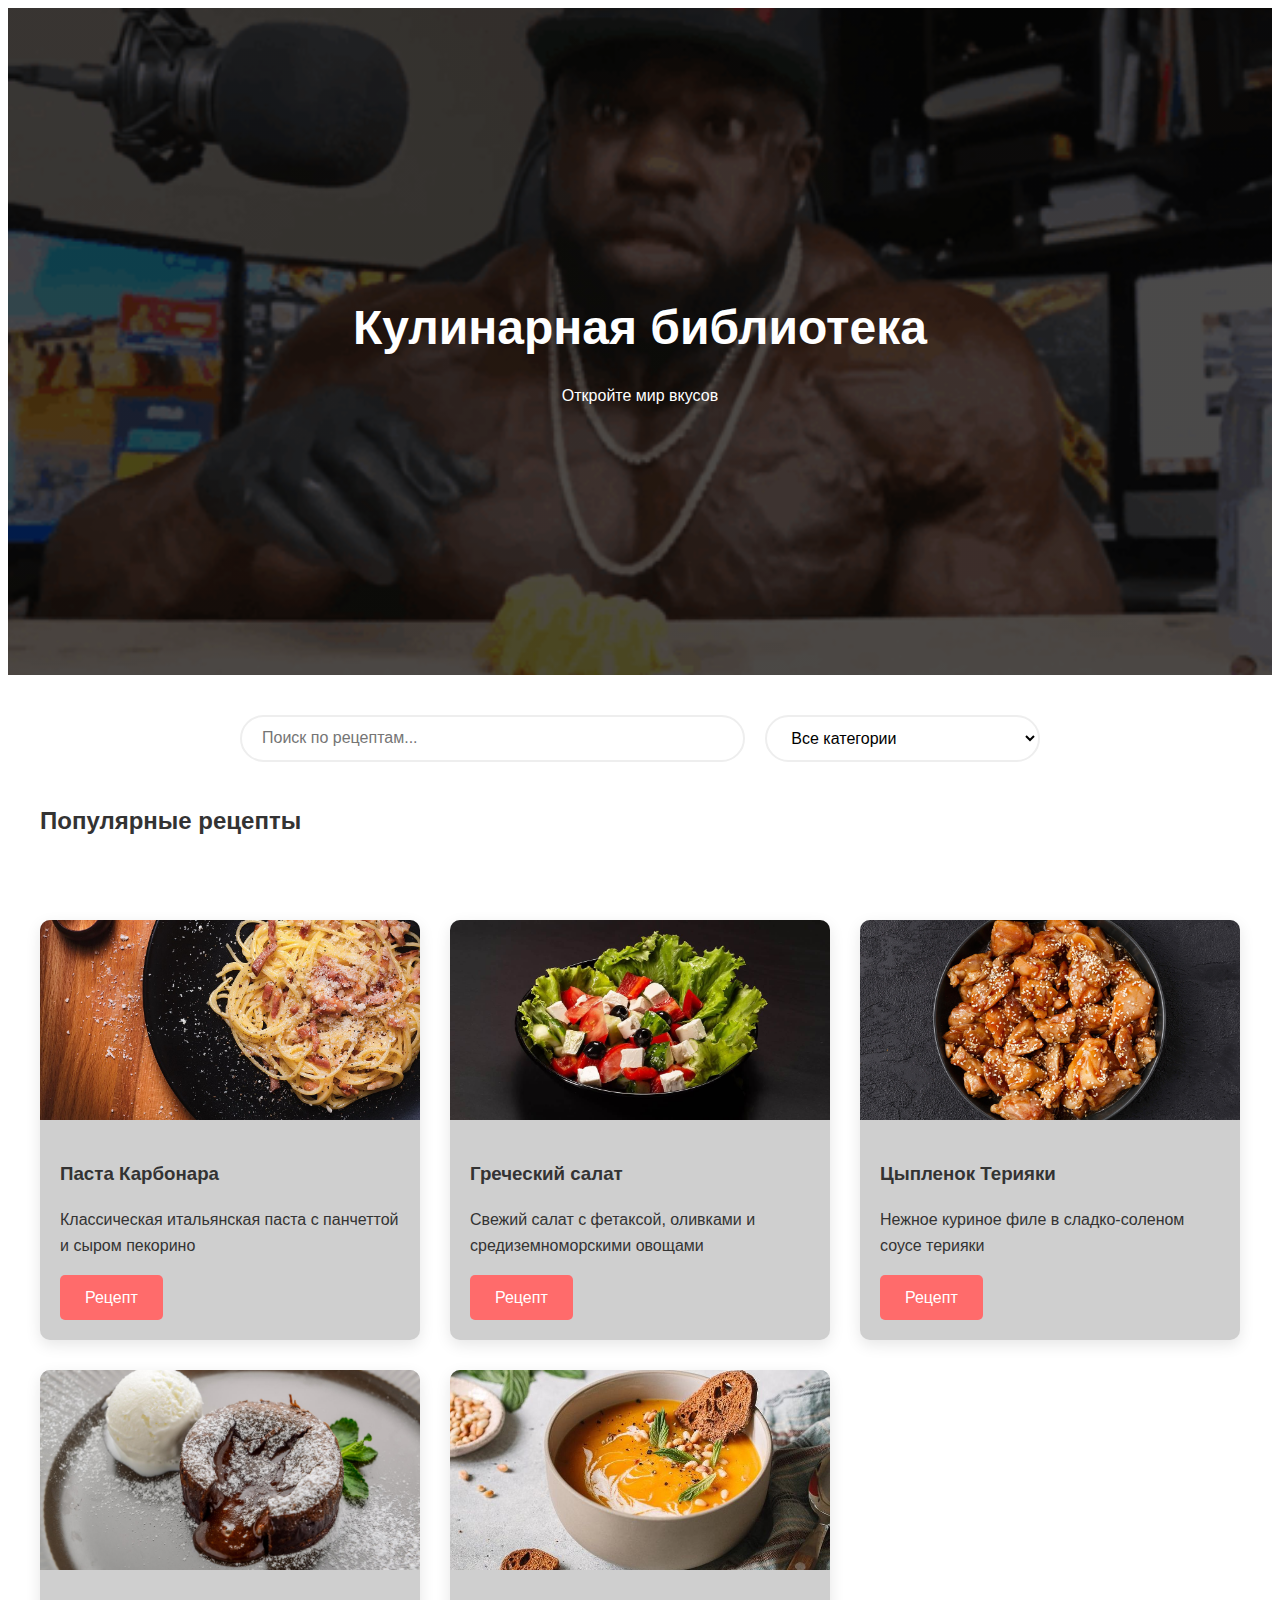
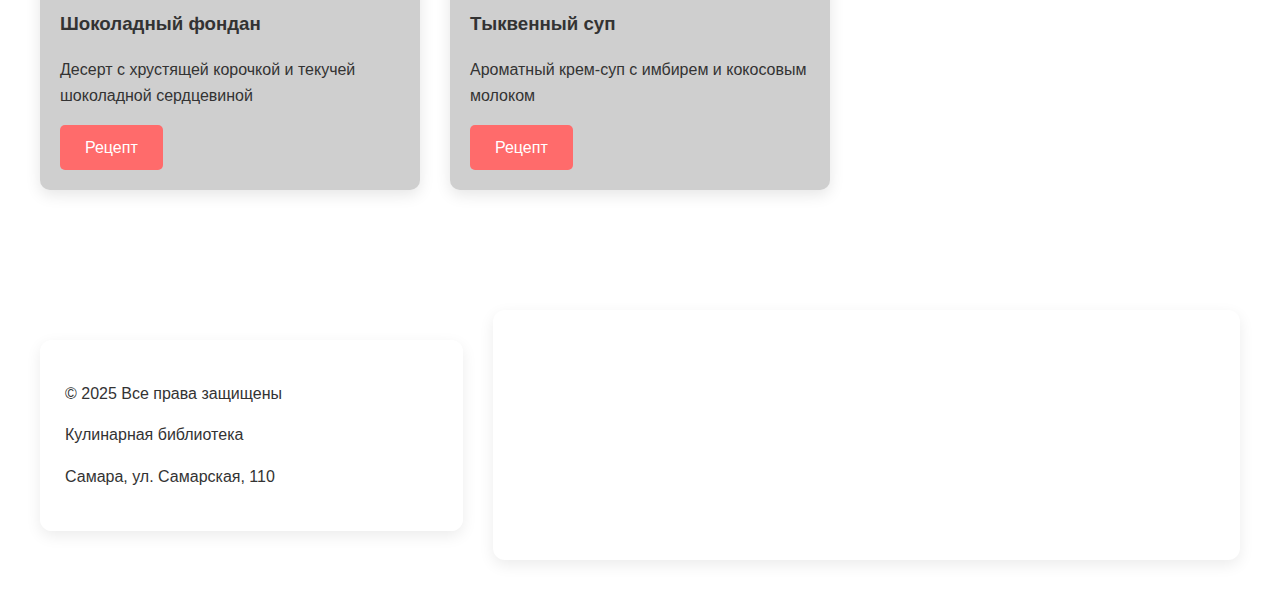
<file: j/index.html>
﻿<html>
<head>
    <title>Главная - Кулинарная библиотека</title>
    <link rel="stylesheet" href="css/style.css">
</head>
<body>
    <header class="header">
        <div class="container">
		
            <h1 class="logo">Кулинарная библиотека</h1>
            <p class="slogan">Откройте мир вкусов</p>
        </div>
    </header>

    <main class="main-content">
        <div class="container">
          <div class="filter-section">
            <div class="search-filter-container">
                <input 
                    type="text" 
                    class="search-input" 
                    placeholder="Поиск по рецептам..."
                    id="searchInput"
                >
                <select class="category-filter" id="categoryFilter">
                    <option value="all">Все категории</option>
                    <option value="паста">Паста</option>
                    <option value="салат">Салаты</option>
                    <option value="курица">Курица</option>
                    <option value="десерт">Десерты</option>
                    <option value="суп">Супы</option>
                </select>
            </div>
        </div>

            <h2 class="section-title">Популярные рецепты</h2>
            <div class="recipe-grid">
               <div class="recipe-grid">
    <!-- Паста Карбонара -->
    <article class="recipe-card" data-category="паста" data-title="паста карбонара">
        <img src="images/carbonara.jpg" alt="Паста Карбонара" class="recipe-image">
        <div class="recipe-content">
            <h3>Паста Карбонара</h3>
            <p>Классическая итальянская паста с панчеттой и сыром пекорино</p>
            <a href="recipes/pasta-carbonara.html" class="btn">Рецепт</a>	
        </div>
    </article>

    <!-- Греческий салат -->
    <article class="recipe-card" data-category="салат" data-title="греческий салат">
        <img src="images/salad.jpg" alt="Греческий салат" class="recipe-image">
        <div class="recipe-content">
            <h3>Греческий салат</h3>
            <p>Свежий салат с фетаксой, оливками и средиземноморскими овощами</p>
            <a href="recipes/greek-salad.html" class="btn">Рецепт</a>
        </div>
    </article>

    <!-- Цыпленок Терияки -->
    <article class="recipe-card" data-category="цыпленок" data-title="цыпленок терияки">
        <img src="images/teriyaki.jpg" alt="Цыпленок Терияки" class="recipe-image">
        <div class="recipe-content">
            <h3>Цыпленок Терияки</h3>
            <p>Нежное куриное филе в сладко-соленом соусе терияки</p>
            <a href="recipes/chicken-teriyaki.html" class="btn">Рецепт</a>
        </div>
    </article>

    <!-- Шоколадный фондан -->
    <article class="recipe-card" data-category="фондан" data-title="шоколадный фондан">
        <img src="images/fondant.jpg" alt="Шоколадный фондан" class="recipe-image">
        <div class="recipe-content">
            <h3>Шоколадный фондан</h3>
            <p>Десерт с хрустящей корочкой и текучей шоколадной сердцевиной</p>
            <a href="recipes/chocolate-fondant.html" class="btn">Рецепт</a>
        </div>
    </article>

    <!-- Тыквенный суп -->
    <article class="recipe-card" data-category="суп" data-title="Тыквенный суп">
        <img src="images/soup.jpg" alt="Тыквенный суп" class="recipe-image">
        <div class="recipe-content">
            <h3>Тыквенный суп</h3>
            <p>Ароматный крем-суп с имбирем и кокосовым молоком</p>
            <a href="recipes/pumpkin-soup.html" class="btn">Рецепт</a>
        </div>
    </article>
</div>
            </div>
        </div>
    </main>

<footer class="footer">
    <div class="container">
        <div class="footer-content">
            <div class="copyright">
                <p>© 2025 Все права защищены</p>
                <p>Кулинарная библиотека</p>
                <p>Самара, ул. Самарская, 110</p>
            </div>
            <div class="map-container">
                <iframe src="https://www.google.com/maps/embed?pb=!1m18!1m12!1m3!1d19127.04996276446!2d50.09746938327595!3d53.18411010263041!2m3!1f0!2f0!3f0!3m2!1i1024!2i768!4f13.1!3m3!1m2!1s0x41661fd0ff9fcbdb%3A0xcde95994f7a72171!2sNebo!5e0!3m2!1sru!2sru!4v1745582937538!5m2!1sru!2sru" width="600" height="450" style="border:0;" allowfullscreen="" loading="lazy" referrerpolicy="no-referrer-when-downgrade"></iframe> 
                    width="600" 
                    height="450" 
                    style="border:0;" 
                    allowfullscreen="" 
                    loading="lazy" 
                    referrerpolicy="no-referrer-when-downgrade">
                </iframe>
            </div>
        </div>
    </div>
</footer>
<script src="js/script.js"></script>
</body>
</html>
</file>
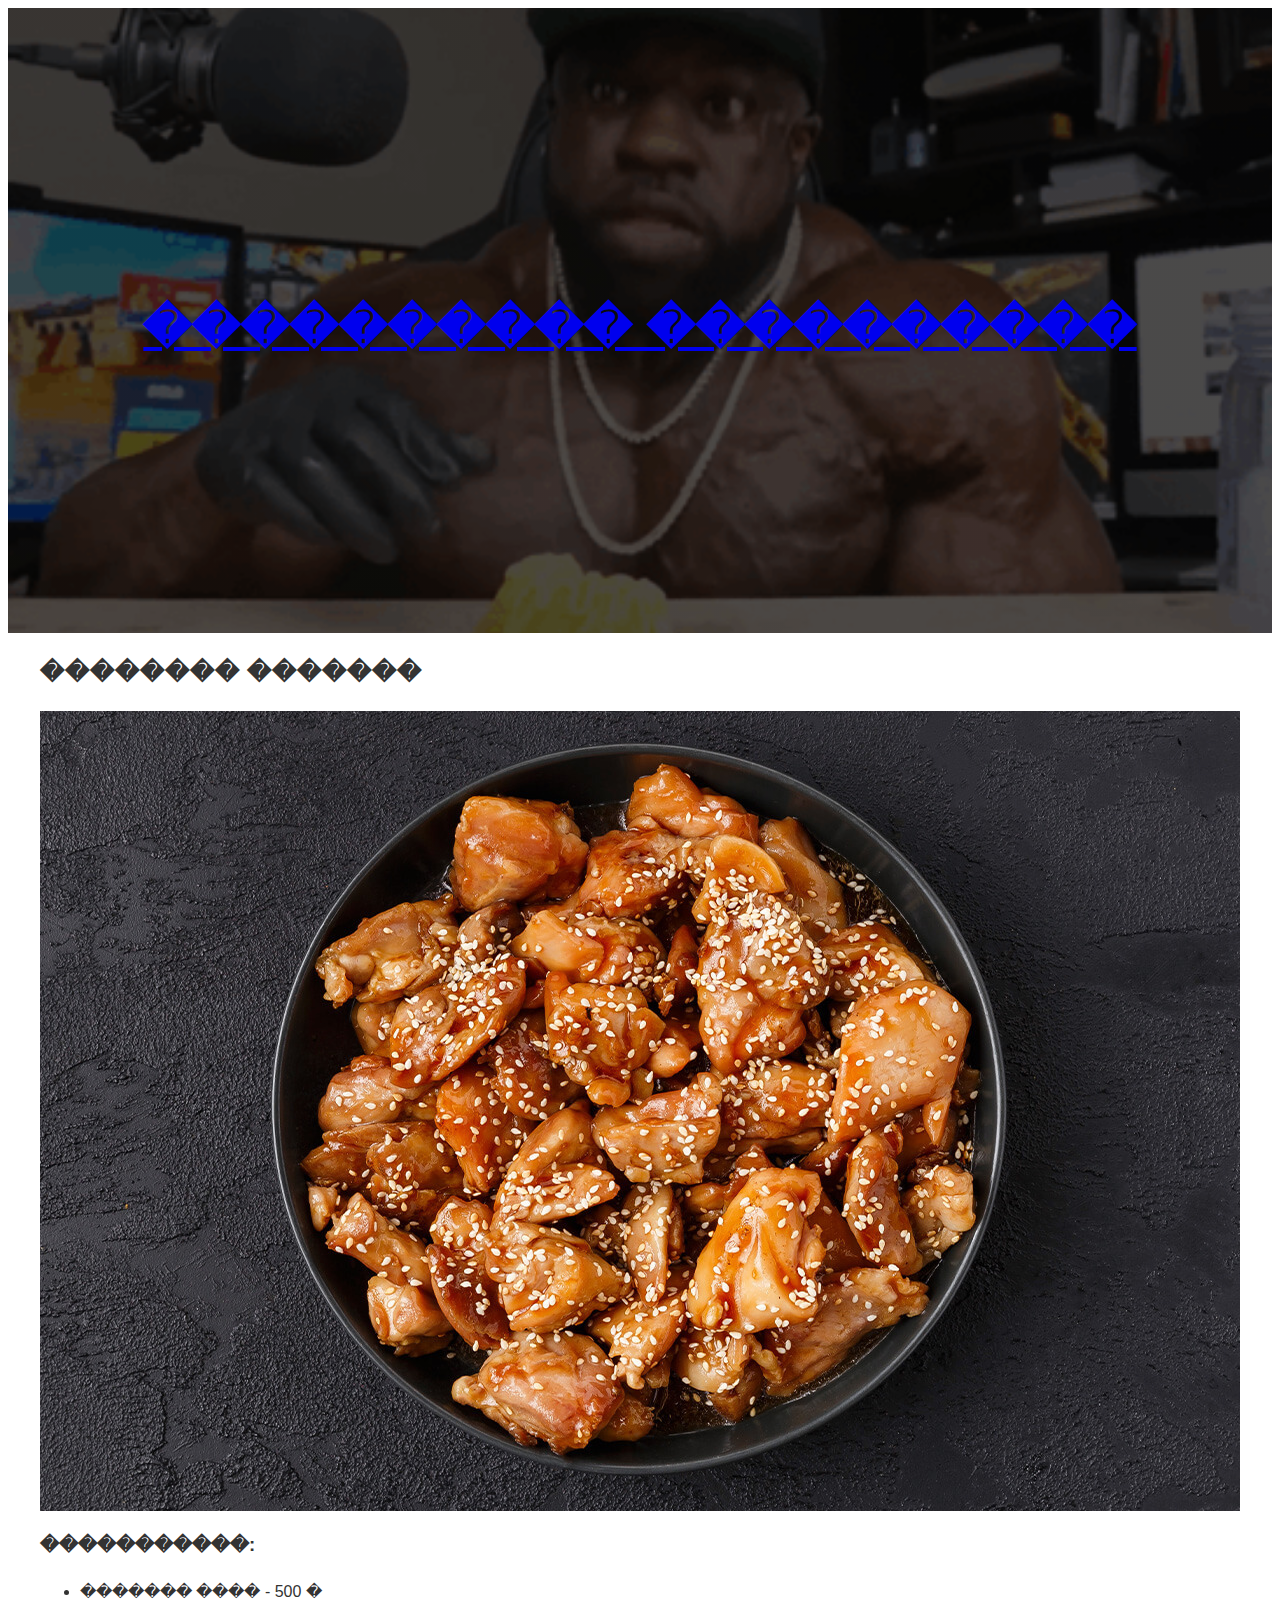
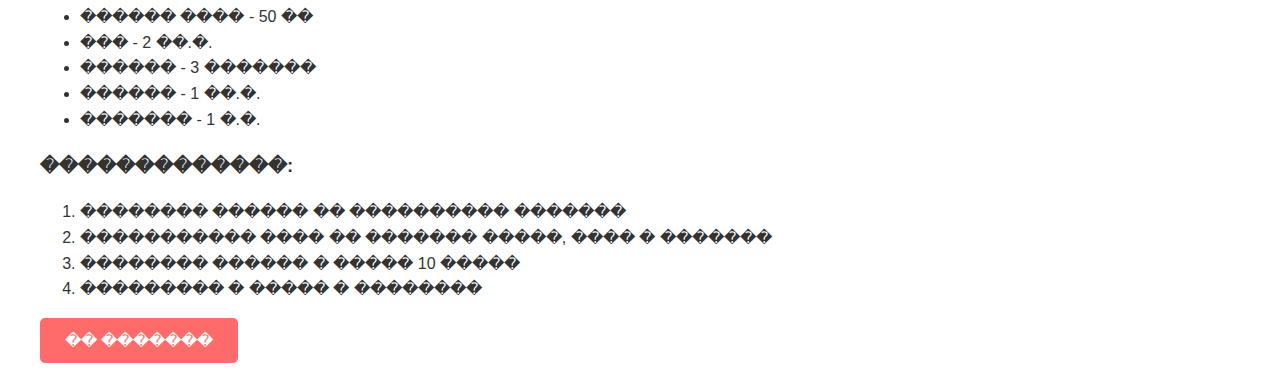
<file: j/recipes/chicken-teriyaki.html>
<html>
<head>
    <title>�������� ������� - ���������� ����������</title>
    <link rel="stylesheet" href="../css/style.css">
</head>
<body>
    <header class="header">
        <div class="container">
            <h1 class="logo"><a href="../index.html">���������� ����������</a></h1>
        </div>
    </header>

    <main class="recipe-page">
        <div class="container">
            <article>
                <h2 class="recipe-title">�������� �������</h2>
                <img src="../images/teriyaki.jpg" alt="�������� �������" class="recipe-main-image">
                
                <div class="recipe-details">
                    <div class="ingredients">
                        <h3>�����������:</h3>
                        <ul>
                            <li>������� ���� - 500 �</li>
                            <li>������ ���� - 50 ��</li>
                            <li>��� - 2 ��.�.</li>
                            <li>������ - 3 �������</li>
                            <li>������ - 1 ��.�.</li>
                            <li>������� - 1 �.�.</li>
                        </ul>
                    </div>

                    <div class="instructions">
                        <h3>�������������:</h3>
                        <ol>
                            <li>�������� ������ �� ���������� �������</li>
                            <li>����������� ���� �� ������� �����, ���� � �������</li>
                            <li>�������� ������ � ����� 10 �����</li>
                            <li>��������� � ����� � ��������</li>
                        </ol>
                    </div>
                </div>
                
                <a href="../index.html" class="btn">�� �������</a>
            </article>
        </div>
    </main>
</body>
</html>
</file>
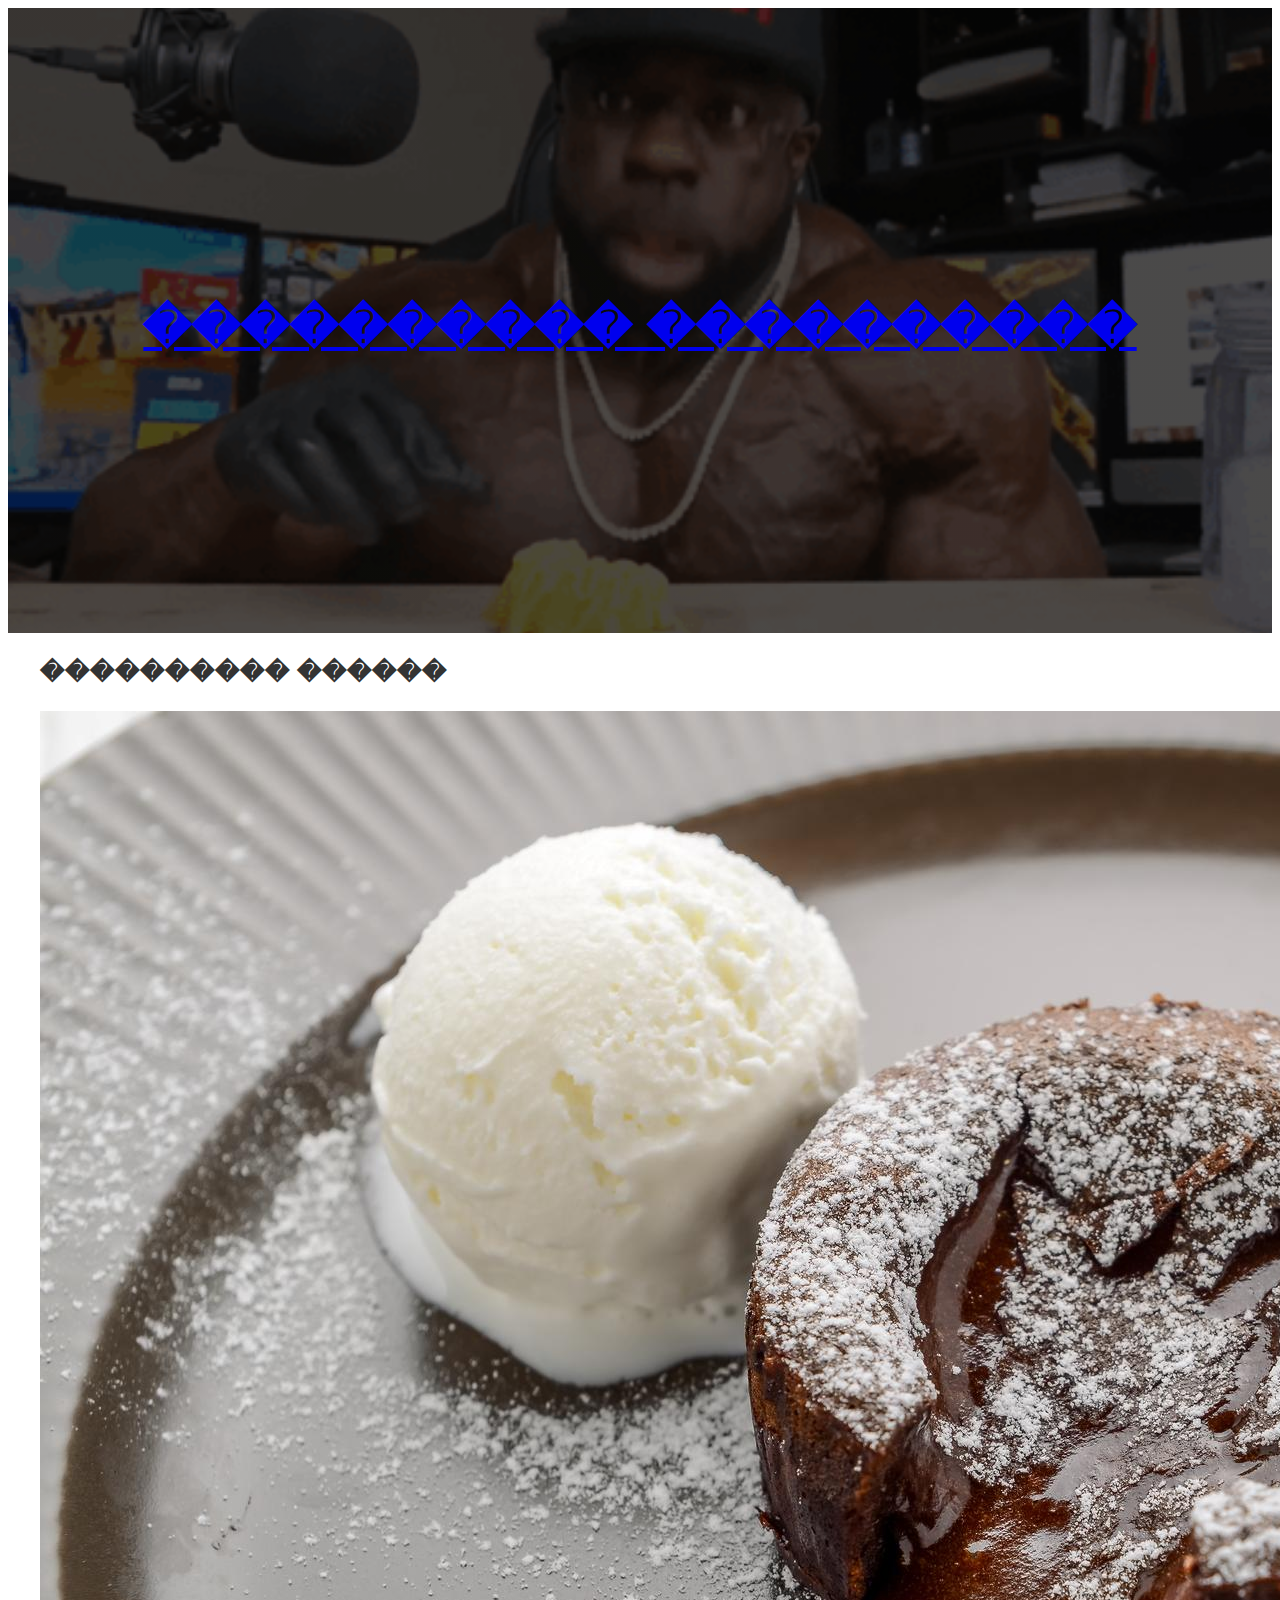
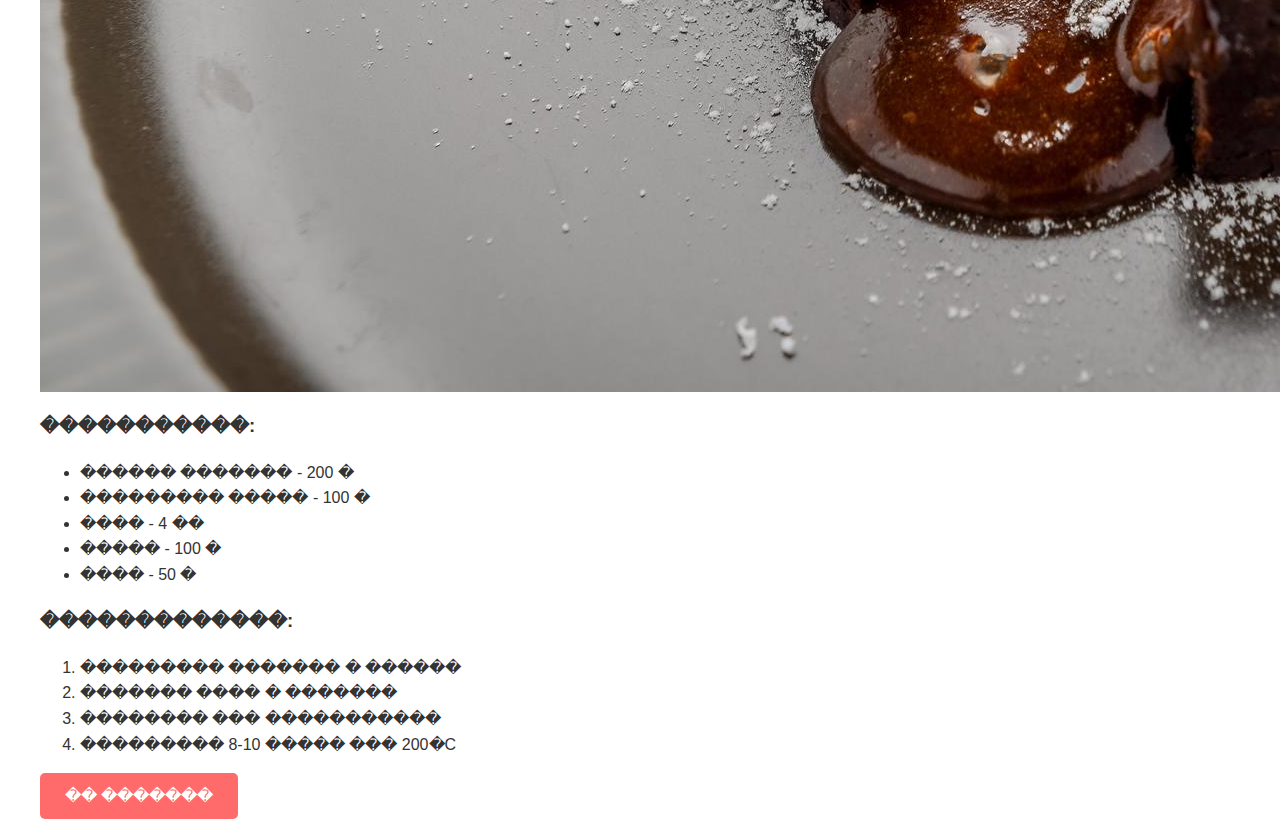
<file: j/recipes/chocolate-fondant.html>
<html>
<head>
    <title>���������� ������ - ���������� ����������</title>
    <link rel="stylesheet" href="../css/style.css">
</head>
<body>
    <header class="header">
        <div class="container">
            <h1 class="logo"><a href="../index.html">���������� ����������</a></h1>
        </div>
    </header>

    <main class="recipe-page">
        <div class="container">
            <article>
                <h2 class="recipe-title">���������� ������</h2>
                <img src="../images/fondant.jpg" alt="���������� ������" class="recipe-main-image">
                
                <div class="recipe-details">
                    <div class="ingredients">
                        <h3>�����������:</h3>
                        <ul>
                            <li>������ ������� - 200 �</li>
                            <li>��������� ����� - 100 �</li>
                            <li>���� - 4 ��</li>
                            <li>����� - 100 �</li>
                            <li>���� - 50 �</li>
                        </ul>
                    </div>

                    <div class="instructions">
                        <h3>�������������:</h3>
                        <ol>
                            <li>��������� ������� � ������</li>
                            <li>������� ���� � �������</li>
                            <li>�������� ��� �����������</li>
                            <li>��������� 8-10 ����� ��� 200�C</li>
                        </ol>
                    </div>
                </div>
                
                <a href="../index.html" class="btn">�� �������</a>
            </article>
        </div>
    </main>
</body>
</html>
</file>
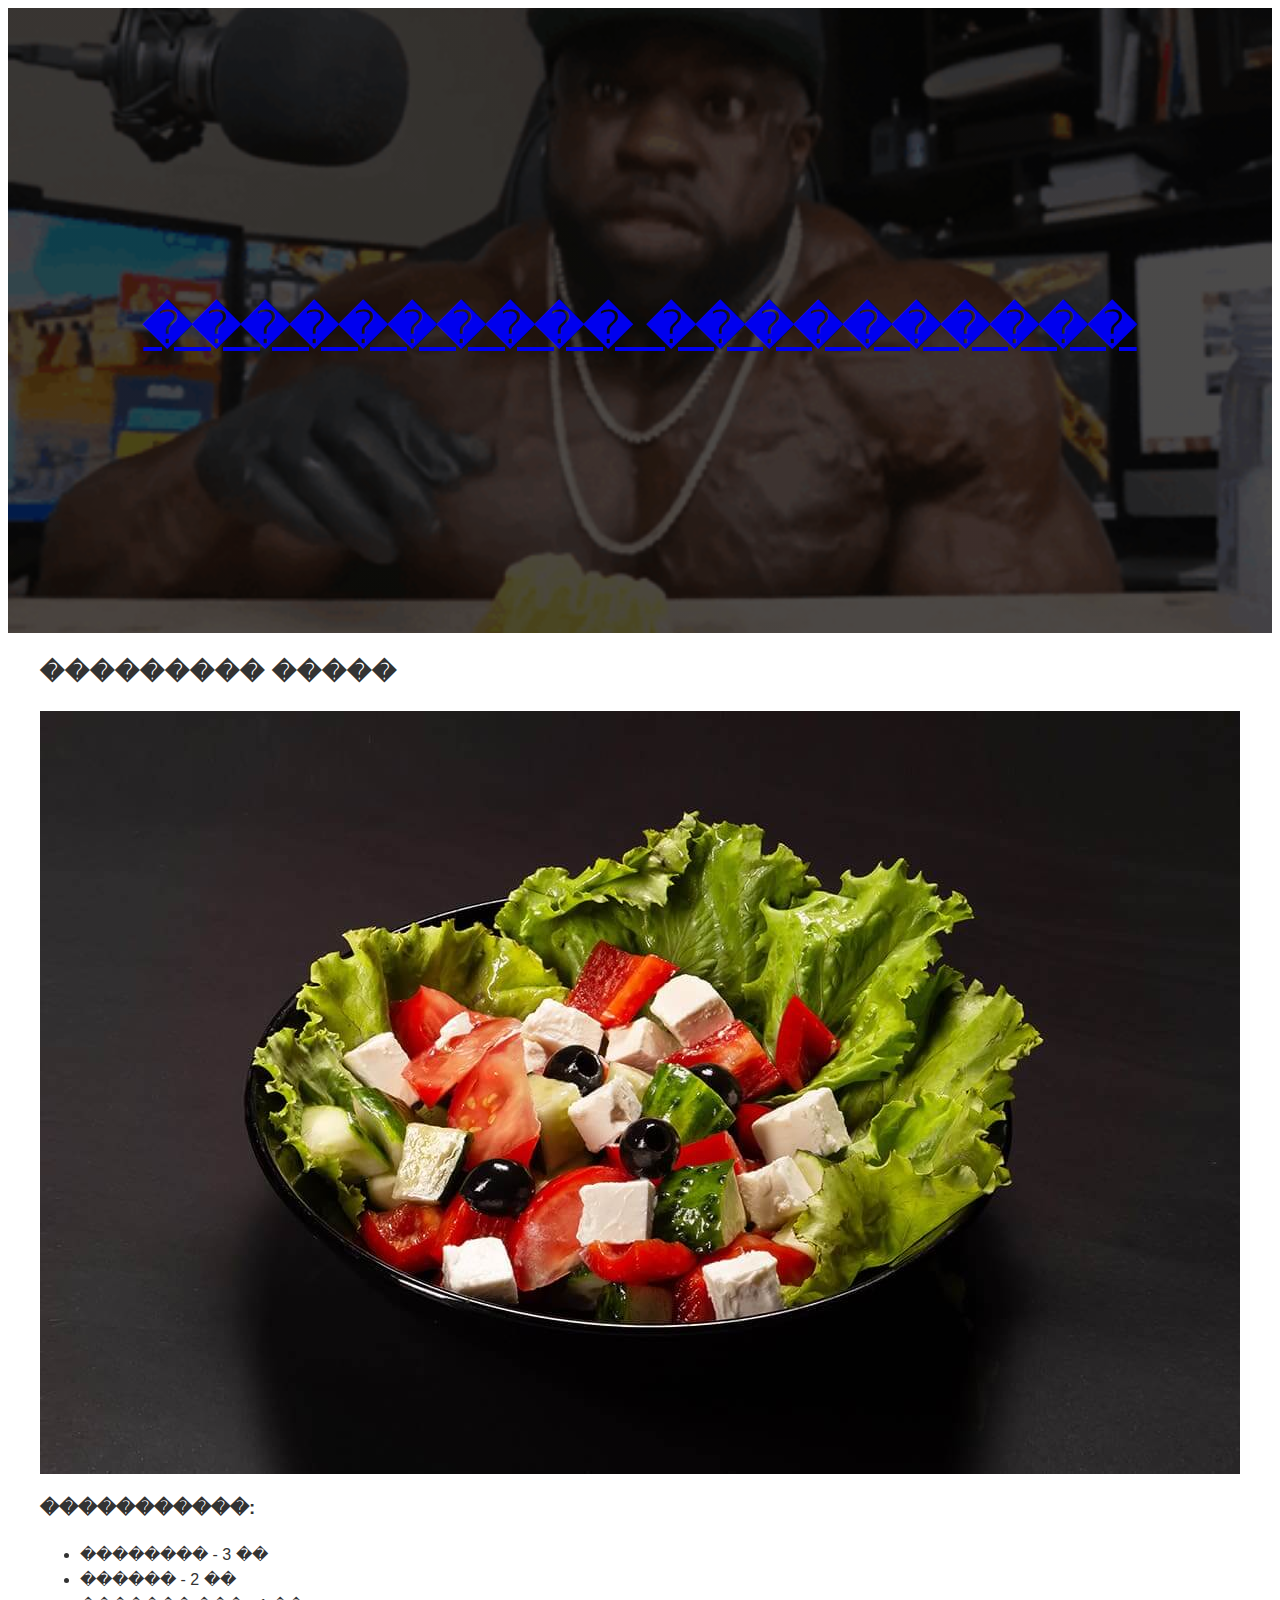
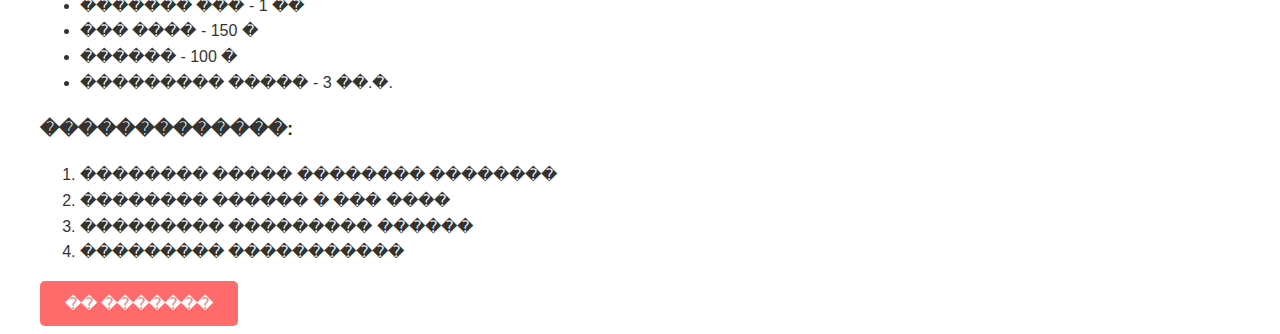
<file: j/recipes/greek-salad.html>
<html>
<head>
    <title>��������� ����� - ���������� ����������</title>
    <link rel="stylesheet" href="../css/style.css">
</head>
<body>
    <header class="header">
        <div class="container">
            <h1 class="logo"><a href="../index.html">���������� ����������</a></h1>
        </div>
    </header>

    <main class="recipe-page">
        <div class="container">
            <article>
                <h2 class="recipe-title">��������� �����</h2>
                <img src="../images/salad.jpg" alt="��������� �����" class="recipe-main-image">
                
                <div class="recipe-details">
                    <div class="ingredients">
                        <h3>�����������:</h3>
                        <ul>
                            <li>�������� - 3 ��</li>
                            <li>������ - 2 ��</li>
                            <li>������� ��� - 1 ��</li>
                            <li>��� ���� - 150 �</li>
                            <li>������ - 100 �</li>
                            <li>��������� ����� - 3 ��.�.</li>
                        </ul>
                    </div>

                    <div class="instructions">
                        <h3>�������������:</h3>
                        <ol>
                            <li>�������� ����� �������� ��������</li>
                            <li>�������� ������ � ��� ����</li>
                            <li>��������� ��������� ������</li>
                            <li>��������� �����������</li>
                        </ol>
                    </div>
                </div>
                
                <a href="../index.html" class="btn">�� �������</a>
            </article>
        </div>
    </main>
</body>
</html>
</file>
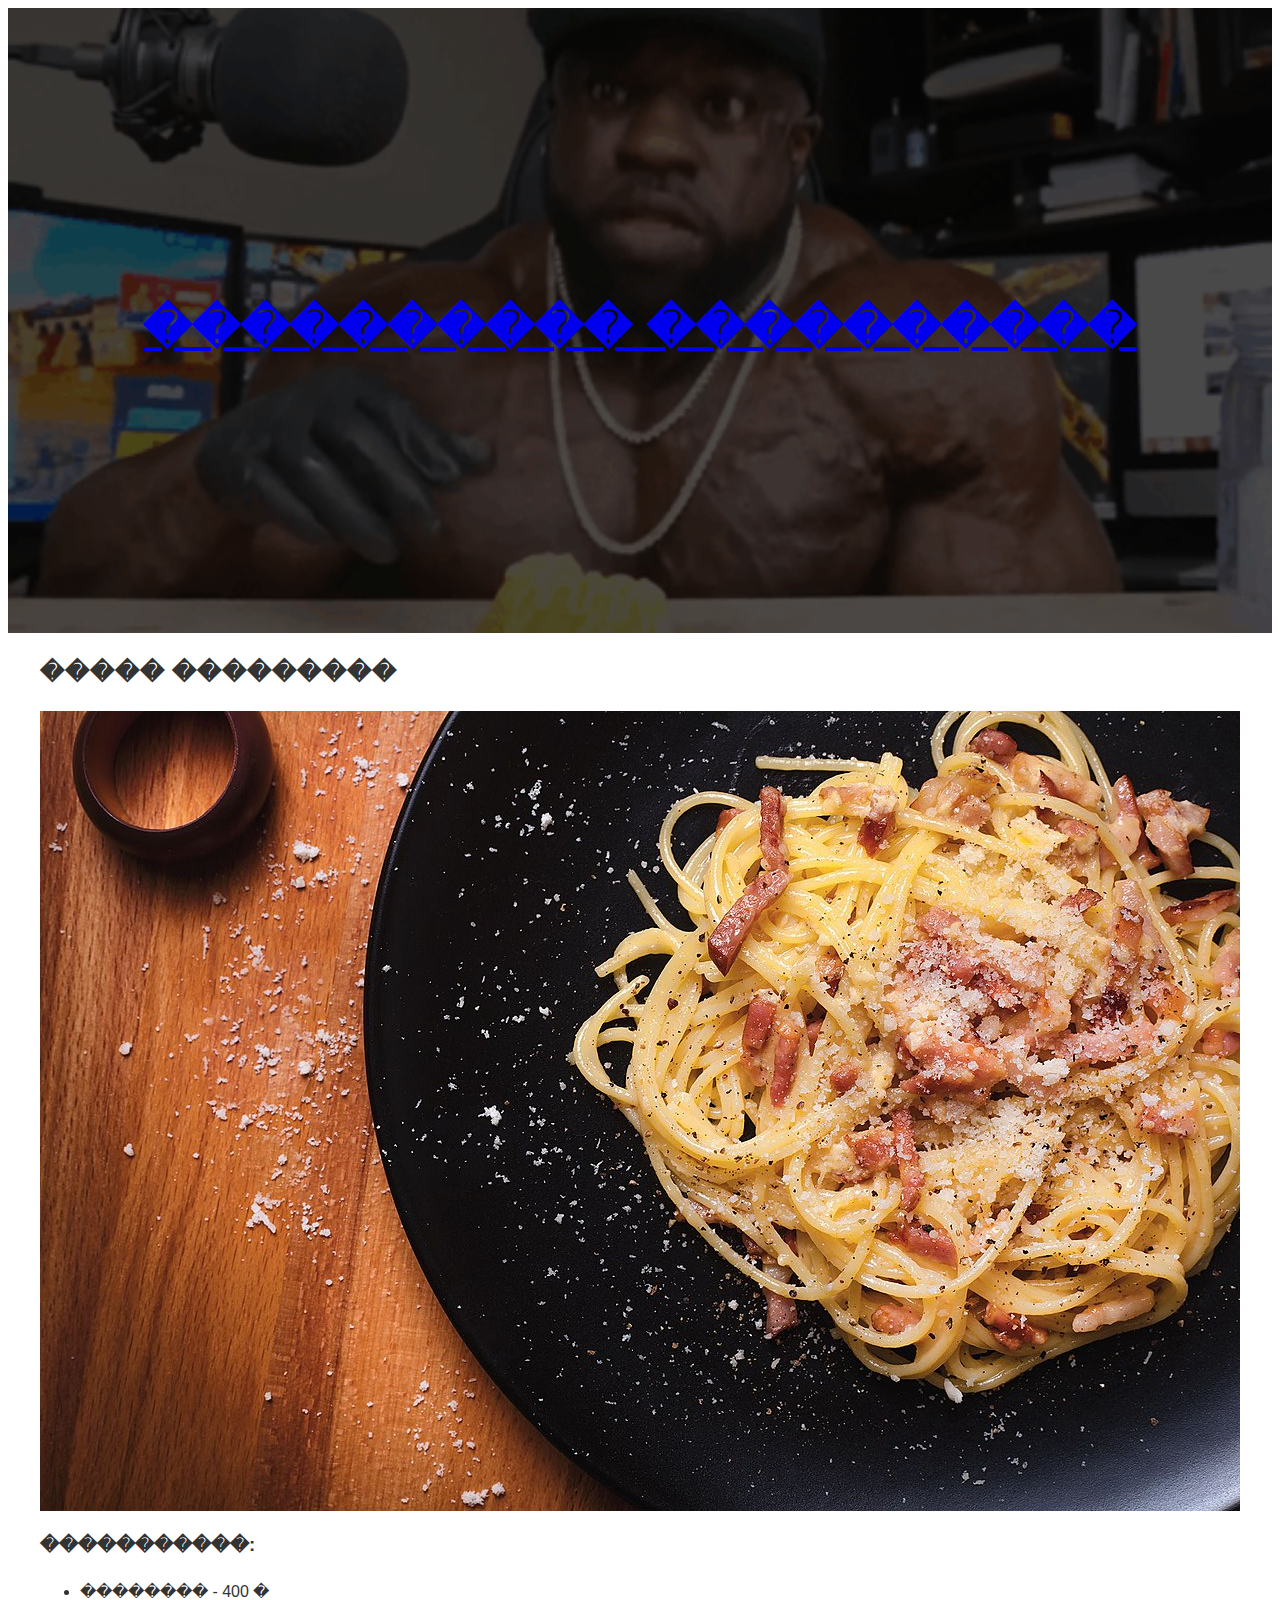
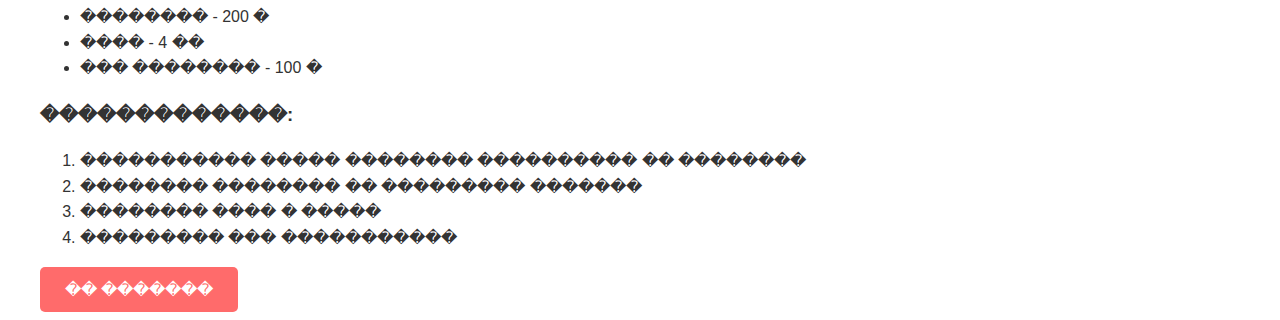
<file: j/recipes/pasta-carbonara.html>
<html>
<head>
    <title>����� ��������� - ���������� ����������</title>
    <link rel="stylesheet" href="../css/style.css">
</head>
<body>
    <header class="header">
        <div class="container">
            <h1 class="logo"><a href="../index.html">���������� ����������</a></h1>
        </div>
    </header>

    <main class="recipe-page">
        <div class="container">
            <article>
                <h2 class="recipe-title">����� ���������</h2>
                <img src="../images/carbonara.jpg" alt="����� ���������" class="recipe-main-image">
                
                <div class="recipe-details">
                    <div class="ingredients">
                        <h3>�����������:</h3>
                        <ul>
                            <li>�������� - 400 �</li>
                            <li>�������� - 200 �</li>
                            <li>���� - 4 ��</li>
                            <li>��� �������� - 100 �</li>
                        </ul>
                    </div>

                    <div class="instructions">
                        <h3>�������������:</h3>
                        <ol>
                            <li>����������� ����� �������� ���������� �� ��������</li>
                            <li>�������� �������� �� ��������� �������</li>
                            <li>�������� ���� � �����</li>
                            <li>��������� ��� �����������</li>
                        </ol>
                    </div>
                </div>
                
                <a href="../index.html" class="btn">�� �������</a>
            </article>
        </div>
    </main>
</body>
</html>
</file>
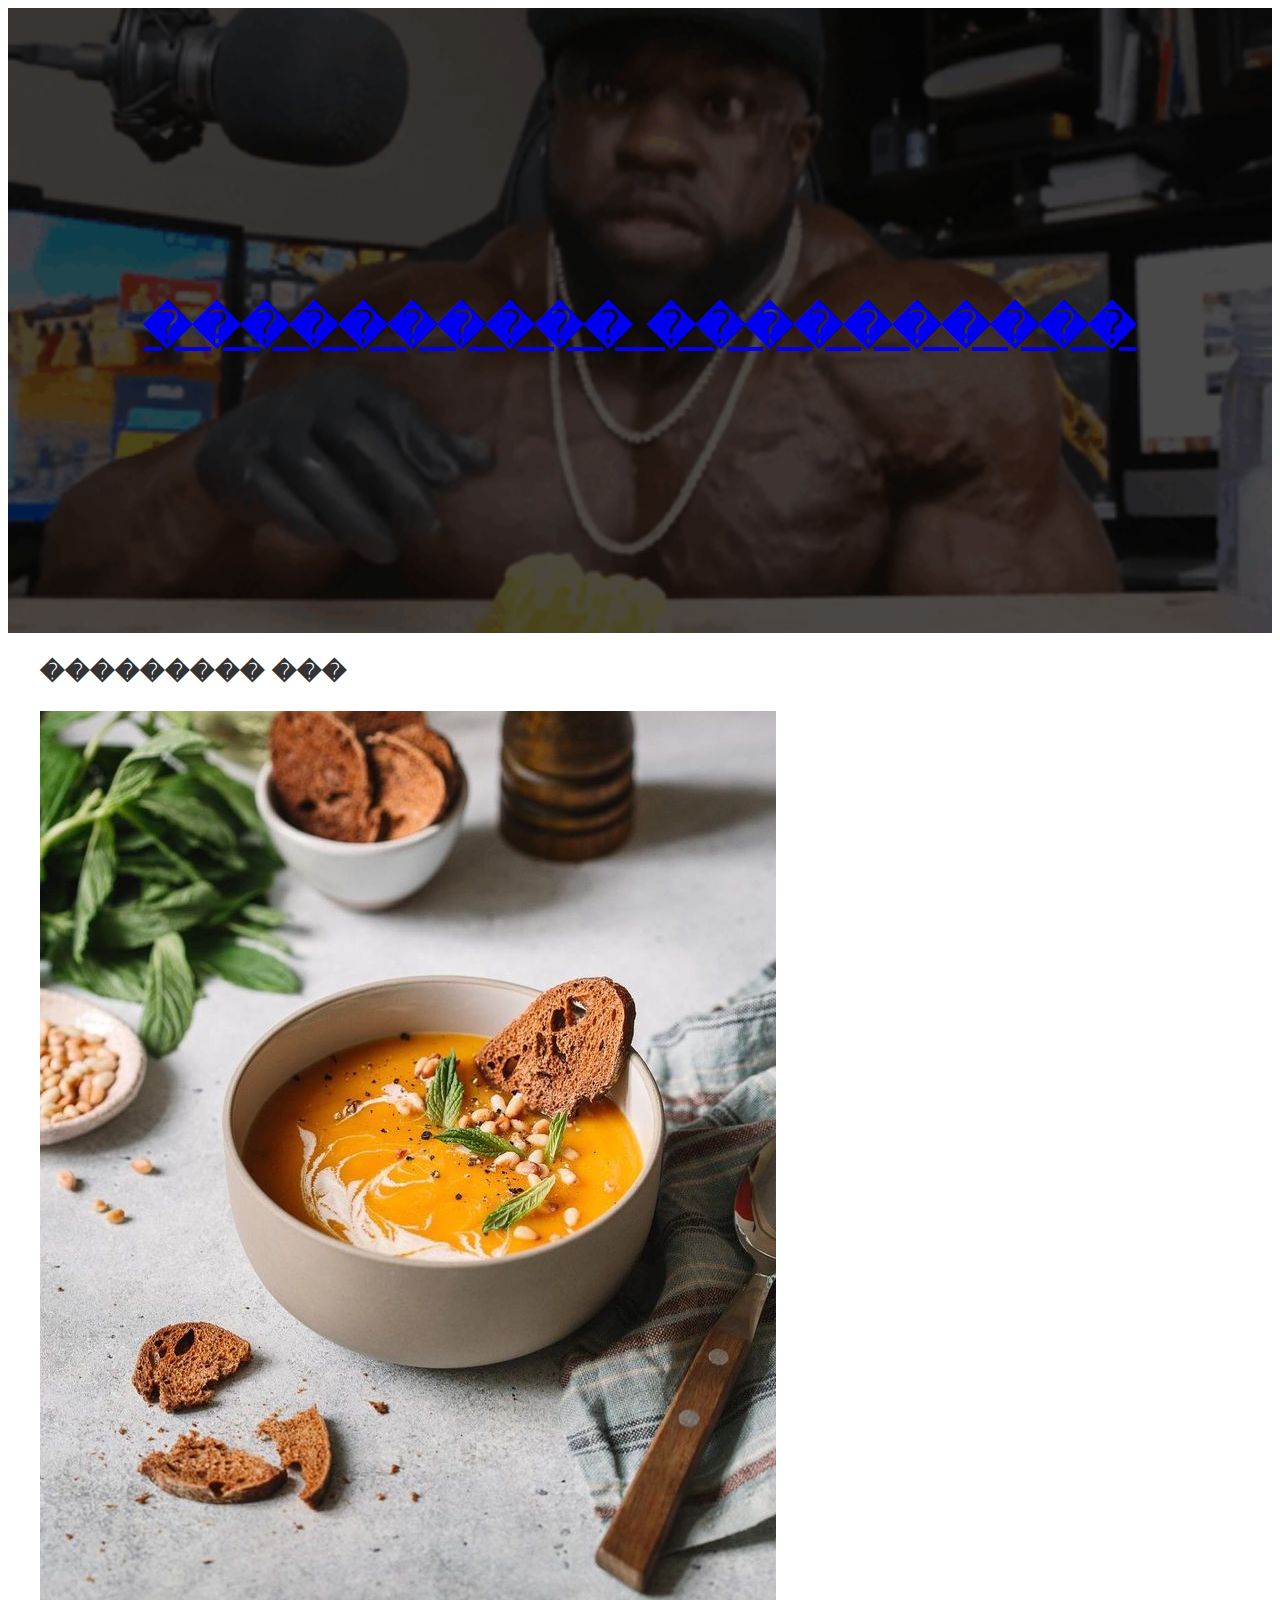
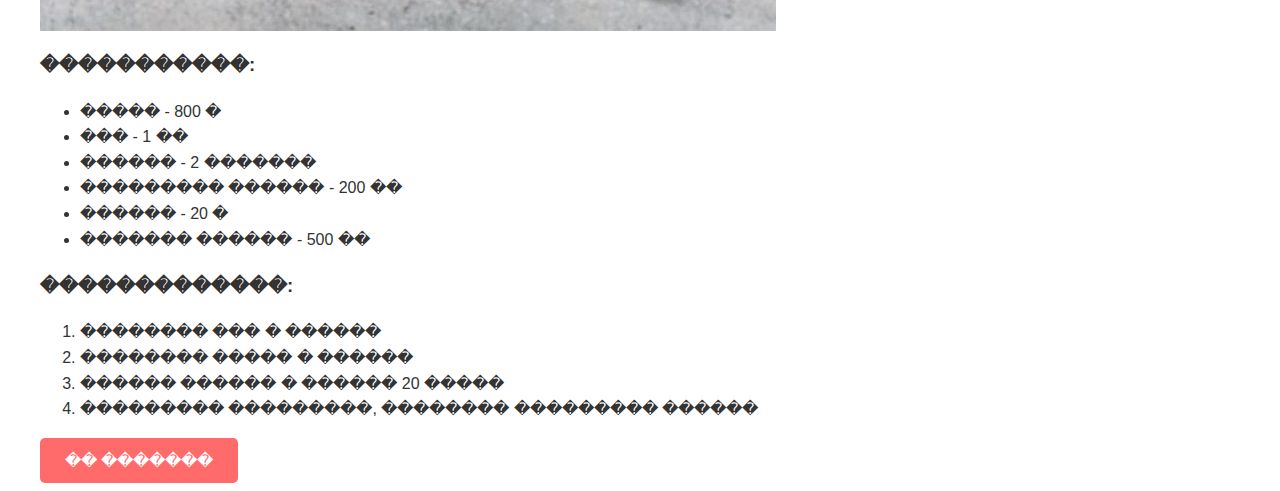
<file: j/recipes/pumpkin-soup.html>
<html>
<head>
    <title>��������� ��� - ���������� ����������</title>
    <link rel="stylesheet" href="../css/style.css">
</head>
<body>
    <header class="header">
        <div class="container">
            <h1 class="logo"><a href="../index.html">���������� ����������</a></h1>
        </div>
    </header>

    <main class="recipe-page">
        <div class="container">
            <article>
                <h2 class="recipe-title">��������� ���</h2>
                <img src="../images/soup.jpg" alt="��������� ���" class="recipe-main-image">
                
                <div class="recipe-details">
                    <div class="ingredients">
                        <h3>�����������:</h3>
                        <ul>
                            <li>����� - 800 �</li>
                            <li>��� - 1 ��</li>
                            <li>������ - 2 �������</li>
                            <li>��������� ������ - 200 ��</li>
                            <li>������ - 20 �</li>
                            <li>������� ������ - 500 ��</li>
                        </ul>
                    </div>

                    <div class="instructions">
                        <h3>�������������:</h3>
                        <ol>
                            <li>�������� ��� � ������</li>
                            <li>�������� ����� � ������</li>
                            <li>������ ������ � ������ 20 �����</li>
                            <li>��������� ���������, �������� ��������� ������</li>
                        </ol>
                    </div>
                </div>
                
                <a href="../index.html" class="btn">�� �������</a>
            </article>
        </div>
    </main>
</body>
</html>
</file>
<file: j/css/style.css>
:root {
    --primary-color: #ff6b6b;
    --secondary-color: #4ecdc4;
    --text-color: #333;
    --light-bg: #f9f9f9;
}

body {
    font-family: 'Arial', sans-serif;
    line-height: 1.6;
    color: var(--text-color);
    background: #fffffr
}

.container {
    max-width: 1200px;
    margin: 0 auto;
    padding: 0 20px;
}
.header {
    background: linear-gradient(rgba(0,0,0,0.7), rgba(0,0,0,0.7)),
                url('../images/hero-bg.gif') center/cover;
    color: white;
    padding: 250px 100;
    text-align: center;
}

.logo {
    font-size: 3rem;
    margin-bottom: 1rem;
}

.recipe-grid {
    display: grid;
    grid-template-columns: repeat(auto-fit, minmax(300px, 1fr));
    gap: 30px;
    margin: 40px 0;
}

.recipe-card {
    background: #cfcfcf;
    border-radius: 10px;
    overflow: hidden;
    box-shadow: 0 5px 15px rgba(0,0,0,0.1);
    transition: transform 0.3s ease;
}

.recipe-card:hover {
    transform: translateY(-5px);
}

.recipe-image {
    width: 100%;
    height: 200px;
    object-fit: cover;
}

.recipe-content {
    padding: 20px;
}

.btn {
    display: inline-block;
    padding: 10px 25px;
    background: var(--primary-color);
    color: white;
    text-decoration: none;
    border-radius: 5px;
    transition: background 0.3s ease;
}

.btn:hover {
    background: #f08a16;
}
.footer .container {
    max-width: 1200px;
    padding: 40px 20px;
}

.footer-content {
    display: flex;
    gap: 30px;
    align-items: center;
}

.copyright {
    flex: 1;
    padding: 25px;
    background: rgba(255,255,255,0.9);
    border-radius: 12px;
    box-shadow: 0 5px 15px rgba(0,0,0,0.08);
}

.map-container {
    flex: 2;
    height: 250px;
    border-radius: 12px;
    overflow: hidden;
    box-shadow: 0 5px 15px rgba(0,0,0,0.08);
}

.map-container iframe {
    width: 100%;
    height: 100%;
    border: 0;
}

/* ������������ */
@media (max-width: 768px) {
    .footer-content {
        flex-direction: column;
    }
    
    .copyright {
        width: 100%;
        text-align: center;
    }
    
    .map-container {
        width: 100%;
        height: 300px;
    }
}
.filter-section {
    margin: 40px 0;
}

.search-filter-container {
    display: flex;
    gap: 20px;
    max-width: 800px;
    margin: 0 auto;
}

.search-input {
    flex: 2;
    padding: 12px 20px;
    border: 2px solid #eee;
    border-radius: 30px;
    font-size: 16px;
    transition: all 0.3s ease;
}

.search-input:focus {
    border-color: var(--primary-color);
    outline: none;
    box-shadow: 0 5px 15px rgba(255,107,107,0.2);
}

.category-filter {
    flex: 1;
    padding: 12px 20px;
    border: 2px solid #eee;
    border-radius: 30px;
    background: white;
    font-size: 16px;
    cursor: pointer;
    transition: all 0.3s ease;
}

.category-filter:hover {
    border-color: var(--primary-color);
}

/* ������������ */
@media (max-width: 768px) {
    .search-filter-container {
        flex-direction: column;
    }
    
    .search-input,
    .category-filter {
        width: 100%;
        flex: none;
    }
}
}
}
</file>
